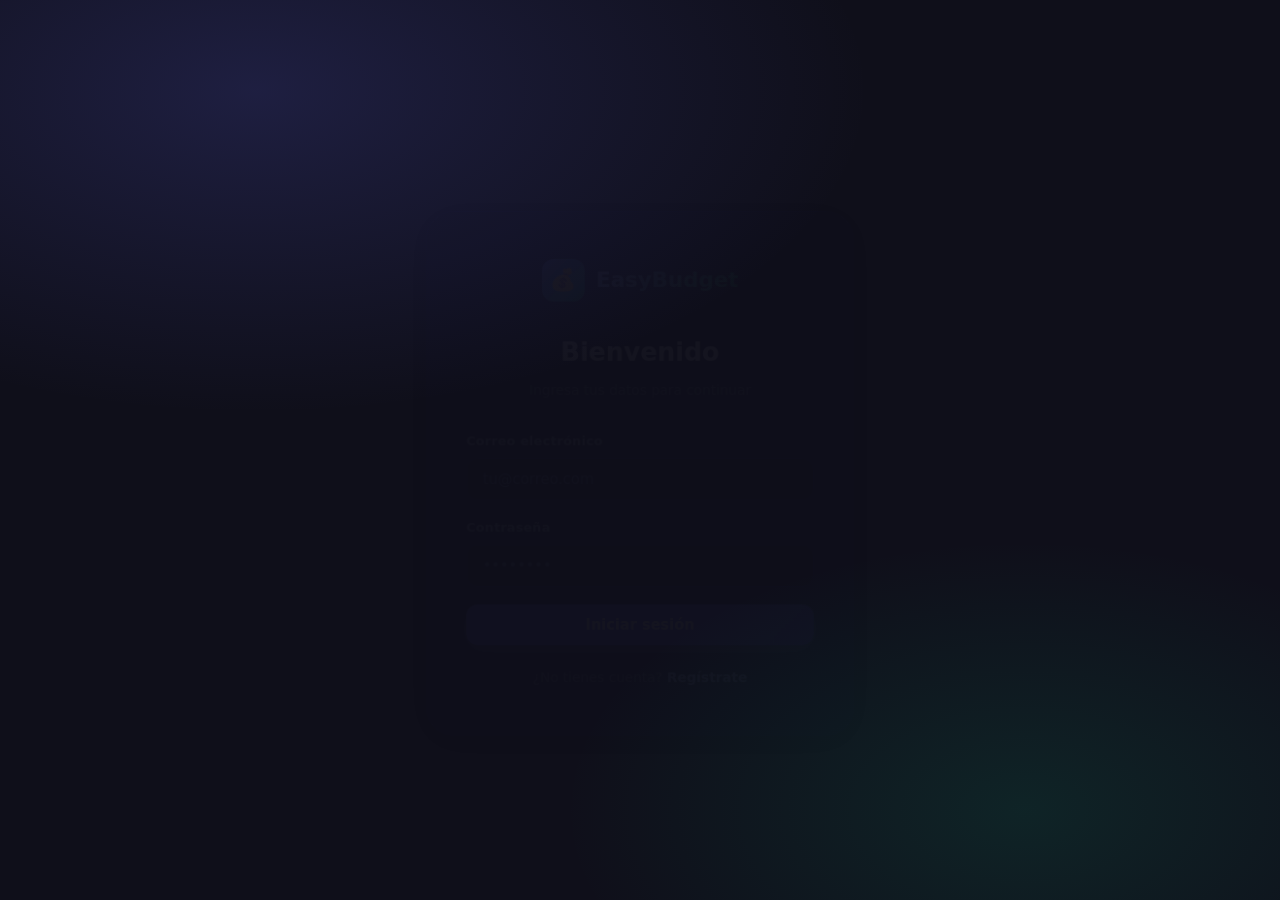
<file: index.html>
<!DOCTYPE html>
<html lang="es">
<head>
    <meta charset="UTF-8">
    <meta http-equiv="refresh" content="0; url=frontend/index.html">
    <title>Redirigiendo...</title>
</head>
<body>
    <p>Si no eres redirigido automáticamente, <a href="frontend/index.html">haz clic aquí</a>.</p>
</body>
</html>
</file>
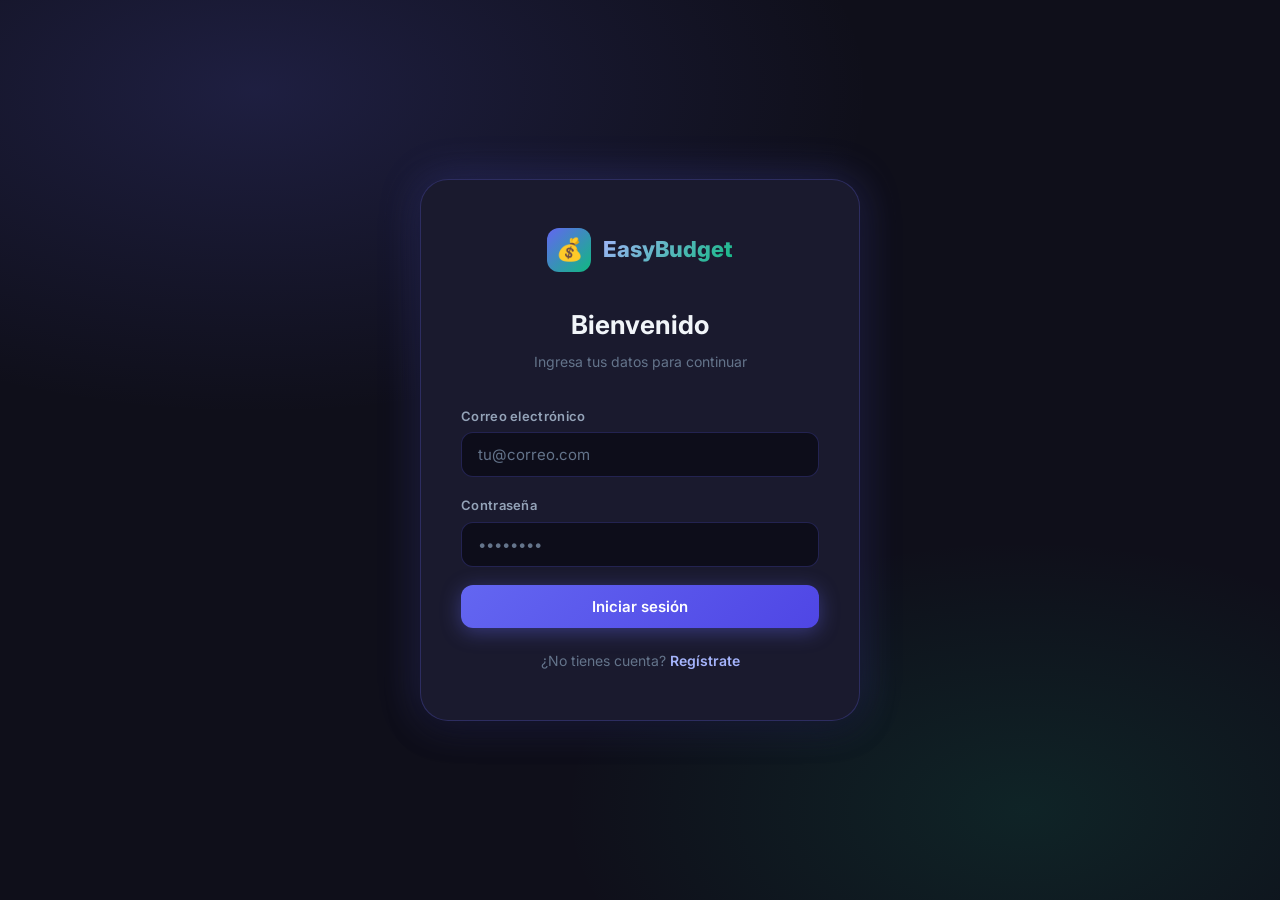
<file: frontend/index.html>
<!DOCTYPE html>
<html lang="es">
<head>
  <meta charset="UTF-8">
  <meta name="viewport" content="width=device-width, initial-scale=1.0">
  <title>EasyBudget — Simulador de Punto de Equilibrio</title>
  <meta name="description" content="EasyBudget: calcula fácilmente el punto de equilibrio de tu negocio.">
  <link rel="stylesheet" href="css/style.css">
</head>
<body class="auth-page">
  <script type="module">
    import { getSession } from './js/auth.js';
    if (getSession()) {
      window.location.href = 'pages/dashboard.html';
    } else {
      window.location.href = 'pages/login.html';
    }
  </script>
  <noscript>
    <p style="text-align:center;color:#fff;margin-top:50px">
      Por favor habilita JavaScript para usar EasyBudget.
      <a href="pages/login.html">Ir al login</a>
    </p>
  </noscript>
</body>
</html>
</file>
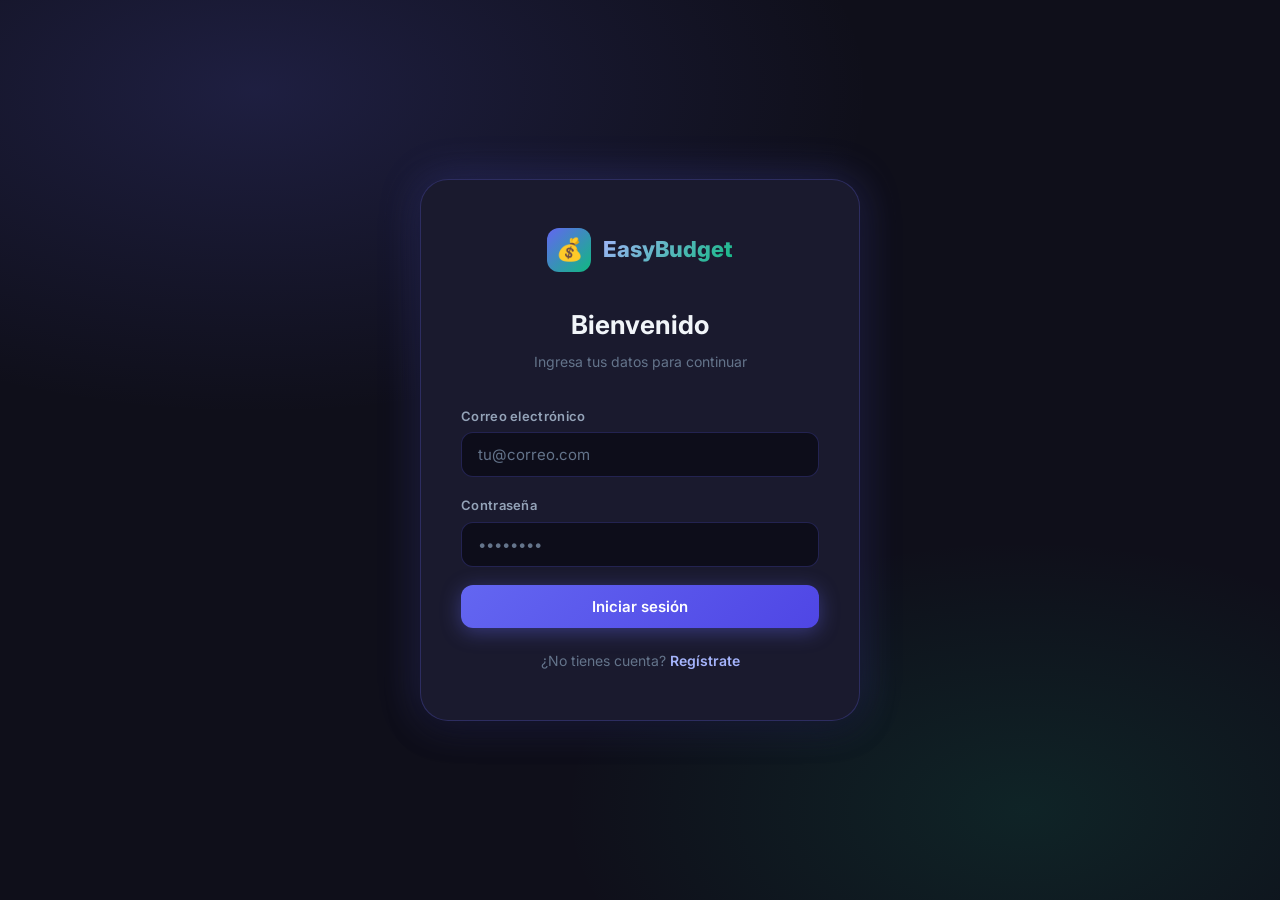
<file: frontend/pages/login.html>
<!DOCTYPE html>
<html lang="es">
<head>
  <meta charset="UTF-8">
  <meta name="viewport" content="width=device-width, initial-scale=1.0">
  <title>Iniciar Sesión — EasyBudget</title>
  <meta name="description" content="Inicia sesión en EasyBudget.">
  <link rel="stylesheet" href="../css/style.css">
</head>
<body class="auth-page">
  <div class="auth-card" role="main">
    <div class="auth-logo">
      <div class="logo-icon">💰</div>
      <span class="logo-text">EasyBudget</span>
    </div>

    <h1 class="auth-title">Bienvenido</h1>
    <p class="auth-subtitle">Ingresa tus datos para continuar</p>

    <div class="alert alert-error" id="alertError" role="alert"></div>

    <form id="loginForm" novalidate>
      <div class="form-group">
        <label class="form-label" for="email">Correo electrónico</label>
        <input class="form-input" type="email" id="email" placeholder="tu@correo.com" autocomplete="email" required>
        <span class="form-error" id="emailError"></span>
      </div>

      <div class="form-group">
        <label class="form-label" for="password">Contraseña</label>
        <input class="form-input" type="password" id="password" placeholder="••••••••" autocomplete="current-password" required>
        <span class="form-error" id="passwordError"></span>
      </div>

      <button class="btn btn-primary" type="submit" id="submitBtn">
        <span id="btnText">Iniciar sesión</span>
      </button>
    </form>

    <div class="auth-switch">
      ¿No tienes cuenta? <a href="register.html">Regístrate</a>
    </div>
  </div>

  <script type="module">
    import { login, getSession } from '../js/auth.js';

    if (getSession()) window.location.href = 'dashboard.html';

    const form = document.getElementById('loginForm');
    const emailEl = document.getElementById('email');
    const passwordEl = document.getElementById('password');
    const alertError = document.getElementById('alertError');
    const btnText = document.getElementById('btnText');

    function showFieldError(inputEl, errorId, msg) {
      inputEl.classList.add('error');
      const err = document.getElementById(errorId);
      err.textContent = msg;
      err.classList.add('visible');
    }
    
    function clearErrors() {
      [emailEl, passwordEl].forEach(el => el.classList.remove('error'));
      document.querySelectorAll('.form-error').forEach(e => e.classList.remove('visible'));
      alertError.classList.remove('visible');
    }

    form.addEventListener('submit', async (e) => {
      e.preventDefault();
      clearErrors();

      const email = emailEl.value.trim();
      const password = passwordEl.value;
      let valid = true;

      if (!email || !/^[^\s@]+@[^\s@]+\.[^\s@]+$/.test(email)) {
        showFieldError(emailEl, 'emailError', 'Ingresa un correo válido.');
        valid = false;
      }
      if (!password || password.length < 6) {
        showFieldError(passwordEl, 'passwordError', 'La contraseña debe tener al menos 6 caracteres.');
        valid = false;
      }
      if (!valid) return;

      btnText.textContent = 'Ingresando…';
      document.getElementById('submitBtn').disabled = true;

      const result = await login(email, password);
      if (result.ok) {
        window.location.href = 'dashboard.html';
      } else {
        alertError.textContent = result.error;
        alertError.classList.add('visible');
        btnText.textContent = 'Iniciar sesión';
        document.getElementById('submitBtn').disabled = false;
      }
    });
  </script>
</body>
</html>
</file>
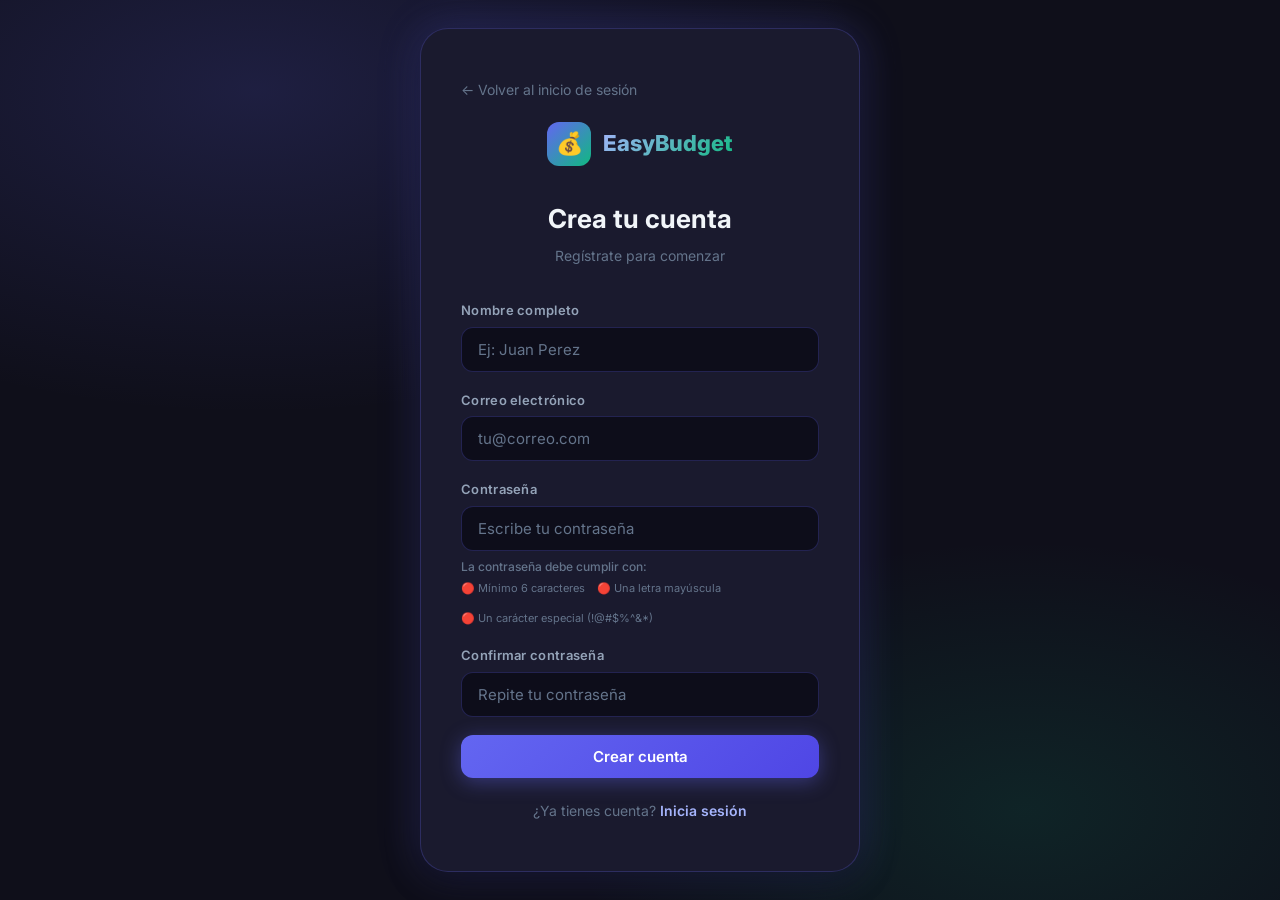
<file: frontend/pages/register.html>
<!DOCTYPE html>
<html lang="es">
<head>
  <meta charset="UTF-8">
  <meta name="viewport" content="width=device-width, initial-scale=1.0">
  <title>Crear Cuenta — EasyBudget</title>
  <meta name="description" content="Crea tu cuenta en EasyBudget.">
  <link rel="stylesheet" href="../css/style.css">
  <style>
    .back-link {
      display: inline-flex;
      align-items: center;
      gap: 6px;
      margin-bottom: 20px;
      color: var(--text-muted);
      text-decoration: none;
      font-size: 14px;
      transition: color var(--transition);
    }
    .back-link:hover {
      color: var(--primary-light);
    }
    
    /* Estilo para los requisitos de contraseña */
    .password-requirements {
      margin-top: 6px;
      font-size: 12px;
      color: var(--text-muted);
    }
    .password-requirements p {
      margin-bottom: 4px;
      font-weight: 500;
    }
    .password-requirements ul {
      list-style: none;
      padding-left: 0;
      display: flex;
      flex-wrap: wrap;
      gap: 12px;
    }
    .password-requirements li {
      display: inline-flex;
      align-items: center;
      gap: 4px;
      font-size: 11px;
    }
    .req-met {
      color: #10b981;
    }
    .req-unmet {
      color: #64748b;
    }
  </style>
</head>
<body class="auth-page">
  <div class="auth-card" role="main">
    <a href="login.html" class="back-link">
      ← Volver al inicio de sesión
    </a>

    <div class="auth-logo">
      <div class="logo-icon">💰</div>
      <span class="logo-text">EasyBudget</span>
    </div>

    <h1 class="auth-title">Crea tu cuenta</h1>
    <p class="auth-subtitle">Regístrate para comenzar</p>

    <div class="alert alert-error" id="alertError" role="alert"></div>

    <form id="registerForm" novalidate>
      <div class="form-group">
        <label class="form-label" for="name">Nombre completo</label>
        <input class="form-input" type="text" id="name" placeholder="Ej: Juan Perez" autocomplete="name" required>
        <span class="form-error" id="nameError"></span>
      </div>

      <div class="form-group">
        <label class="form-label" for="email">Correo electrónico</label>
        <input class="form-input" type="email" id="email" placeholder="tu@correo.com" autocomplete="email" required>
        <span class="form-error" id="emailError"></span>
      </div>

      <div class="form-group">
        <label class="form-label" for="password">Contraseña</label>
        <input class="form-input" type="password" id="password" placeholder="Escribe tu contraseña" autocomplete="new-password" required>
        
        <!-- Requisitos de contraseña visibles -->
        <div class="password-requirements">
          <p>La contraseña debe cumplir con:</p>
          <ul>
            <li id="req-length" class="req-unmet">🔴 Mínimo 6 caracteres</li>
            <li id="req-uppercase" class="req-unmet">🔴 Una letra mayúscula</li>
            <li id="req-special" class="req-unmet">🔴 Un carácter especial (!@#$%^&*)</li>
          </ul>
        </div>
        <span class="form-error" id="passwordError"></span>
      </div>

      <div class="form-group">
        <label class="form-label" for="confirm">Confirmar contraseña</label>
        <input class="form-input" type="password" id="confirm" placeholder="Repite tu contraseña" autocomplete="new-password" required>
        <span class="form-error" id="confirmError"></span>
      </div>

      <button class="btn btn-primary" type="submit" id="submitBtn">
        <span id="btnText">Crear cuenta</span>
      </button>
    </form>

    <div class="auth-switch">
      ¿Ya tienes cuenta? <a href="login.html">Inicia sesión</a>
    </div>
  </div>

  <script type="module">
    import { register, getSession } from '../js/auth.js';

    if (getSession()) window.location.href = 'dashboard.html';

    const form = document.getElementById('registerForm');
    const nameEl = document.getElementById('name');
    const emailEl = document.getElementById('email');
    const passwordEl = document.getElementById('password');
    const confirmEl = document.getElementById('confirm');
    const alertError = document.getElementById('alertError');
    const submitBtn = document.getElementById('submitBtn');
    const btnText = document.getElementById('btnText');

    // Elementos de requisitos
    const reqLength = document.getElementById('req-length');
    const reqUppercase = document.getElementById('req-uppercase');
    const reqSpecial = document.getElementById('req-special');

    // Función para actualizar los requisitos en tiempo real
    function actualizarRequisitos() {
      const password = passwordEl.value;
      
      // Verificar longitud
      if (password.length >= 6) {
        reqLength.innerHTML = '🟢 Mínimo 6 caracteres';
        reqLength.className = 'req-met';
      } else {
        reqLength.innerHTML = '🔴 Mínimo 6 caracteres';
        reqLength.className = 'req-unmet';
      }
      
      // Verificar mayúscula
      if (/[A-Z]/.test(password)) {
        reqUppercase.innerHTML = '🟢 Una letra mayúscula';
        reqUppercase.className = 'req-met';
      } else {
        reqUppercase.innerHTML = '🔴 Una letra mayúscula';
        reqUppercase.className = 'req-unmet';
      }
      
      // Verificar carácter especial
      if (/[!@#$%^&*()_\-+=<>?{}[\]~|]/.test(password)) {
        reqSpecial.innerHTML = '🟢 Un carácter especial (!@#$%^&*)';
        reqSpecial.className = 'req-met';
      } else {
        reqSpecial.innerHTML = '🔴 Un carácter especial (!@#$%^&*)';
        reqSpecial.className = 'req-unmet';
      }
    }

    // Escuchar cambios en el campo de contraseña
    passwordEl.addEventListener('input', actualizarRequisitos);

    function showErr(inputEl, errorId, msg) {
      inputEl.classList.add('error');
      const el = document.getElementById(errorId);
      el.textContent = msg;
      el.classList.add('visible');
    }
    
    function clearErrors() {
      [nameEl, emailEl, passwordEl, confirmEl].forEach(el => el.classList.remove('error'));
      document.querySelectorAll('.form-error').forEach(e => e.classList.remove('visible'));
      alertError.classList.remove('visible');
    }

    form.addEventListener('submit', async (e) => {
      e.preventDefault();
      clearErrors();
      
      const name = nameEl.value.trim();
      const email = emailEl.value.trim();
      const password = passwordEl.value;
      const confirm = confirmEl.value;
      let valid = true;

      // VALIDACIÓN NOMBRE
      const nombreRegex = /^[a-zA-ZáéíóúÁÉÍÓÚñÑ\s]+$/;
      if (!name || name.length < 10) {
        showErr(nameEl, 'nameError', 'El nombre debe tener mínimo 10 caracteres.');
        valid = false;
      } else if (!nombreRegex.test(name)) {
        showErr(nameEl, 'nameError', 'El nombre solo puede contener letras y espacios.');
        valid = false;
      }
      
      // VALIDACIÓN CORREO
      if (!email || !/^[^\s@]+@[^\s@]+\.[^\s@]+$/.test(email)) { 
        showErr(emailEl, 'emailError', 'Ingresa un correo válido.'); 
        valid = false; 
      }
      
      // VALIDACIÓN CONTRASEÑA
      if (!password) {
        showErr(passwordEl, 'passwordError', 'La contraseña es obligatoria.');
        valid = false;
      } else if (password.length < 6) {
        showErr(passwordEl, 'passwordError', 'La contraseña debe tener mínimo 6 caracteres.');
        valid = false;
      } else if (!/[A-Z]/.test(password)) {
        showErr(passwordEl, 'passwordError', 'La contraseña debe contener al menos una letra mayúscula.');
        valid = false;
      } else if (!/[!@#$%^&*()_\-+=<>?{}[\]~|]/.test(password)) {
        showErr(passwordEl, 'passwordError', 'La contraseña debe contener al menos un carácter especial.');
        valid = false;
      }
      
      if (password !== confirm) { 
        showErr(confirmEl, 'confirmError', 'Las contraseñas no coinciden.'); 
        valid = false; 
      }
      
      if (!valid) return;

      btnText.textContent = 'Creando cuenta…';
      submitBtn.disabled = true;

      const result = await register(name, email, password);
      if (result.ok) {
        window.location.href = 'dashboard.html';
      } else {
        alertError.textContent = result.error;
        alertError.classList.add('visible');
        btnText.textContent = 'Crear cuenta';
        submitBtn.disabled = false;
      }
    });
  </script>
</body>
</html>
</file>
<file: frontend/css/style.css>
/* ─────────────────────────────────────────────
   EasyBudget — Global Design System
   ───────────────────────────────────────────── */
@import url('https://fonts.googleapis.com/css2?family=Inter:wght@300;400;500;600;700;800&display=swap');

:root {
  --primary:        #6366f1;
  --primary-dark:   #4f46e5;
  --primary-light:  #a5b4fc;
  --accent:         #10b981;
  --accent-dark:    #059669;
  --danger:         #ef4444;
  --warning:        #f59e0b;
  --info:           #3b82f6;

  --bg-base:        #0f0f1a;
  --bg-card:        #1a1a2e;
  --bg-card2:       #16213e;
  --bg-input:       #0d0d1a;
  --border:         rgba(99,102,241,.25);
  --border-light:   rgba(255,255,255,.07);

  --text-primary:   #f1f5f9;
  --text-secondary: #94a3b8;
  --text-muted:     #64748b;

  --radius-sm:  6px;
  --radius-md:  12px;
  --radius-lg:  20px;
  --radius-xl:  28px;

  --shadow-glow: 0 0 40px rgba(99,102,241,.3);
  --shadow-card: 0 8px 32px rgba(0,0,0,.4);
  --shadow-btn:  0 4px 20px rgba(99,102,241,.4);

  --transition: .2s cubic-bezier(.4,0,.2,1);
}

*, *::before, *::after { box-sizing: border-box; margin: 0; padding: 0; }

html { scroll-behavior: smooth; }

body {
  font-family: 'Inter', system-ui, sans-serif;
  background: var(--bg-base);
  color: var(--text-primary);
  min-height: 100vh;
  line-height: 1.6;
  -webkit-font-smoothing: antialiased;
}

/* ── Scrollbar ── */
::-webkit-scrollbar { width: 6px; }
::-webkit-scrollbar-track { background: var(--bg-base); }
::-webkit-scrollbar-thumb { background: var(--border); border-radius: 99px; }

/* ── Auth Layout ── */
.auth-page {
  min-height: 100vh;
  display: grid;
  place-items: center;
  background:
    radial-gradient(ellipse 80% 60% at 20% 10%, rgba(99,102,241,.18) 0%, transparent 60%),
    radial-gradient(ellipse 60% 50% at 80% 90%, rgba(16,185,129,.12) 0%, transparent 60%),
    var(--bg-base);
  padding: 24px;
}

.auth-card {
  background: var(--bg-card);
  border: 1px solid var(--border);
  border-radius: var(--radius-xl);
  padding: 48px 40px;
  width: 100%;
  max-width: 440px;
  box-shadow: var(--shadow-card), var(--shadow-glow);
  animation: cardIn .4s ease both;
}

@keyframes cardIn {
  from { opacity:0; transform: translateY(24px) scale(.97); }
  to   { opacity:1; transform: translateY(0)    scale(1); }
}

.auth-logo {
  display: flex;
  align-items: center;
  gap: 12px;
  margin-bottom: 32px;
  justify-content: center;
}
.auth-logo .logo-icon {
  width: 44px; height: 44px;
  background: linear-gradient(135deg, var(--primary), var(--accent));
  border-radius: var(--radius-md);
  display: grid;
  place-items: center;
  font-size: 22px;
}
.auth-logo .logo-text {
  font-size: 22px;
  font-weight: 800;
  background: linear-gradient(135deg, var(--primary-light), var(--accent));
  -webkit-background-clip: text;
  -webkit-text-fill-color: transparent;
  background-clip: text;
}

.auth-title {
  font-size: 26px;
  font-weight: 700;
  text-align: center;
  margin-bottom: 6px;
}
.auth-subtitle {
  color: var(--text-muted);
  text-align: center;
  font-size: 14px;
  margin-bottom: 32px;
}

/* ── Form Elements ── */
.form-group { margin-bottom: 18px; }

.form-label {
  display: block;
  font-size: 13px;
  font-weight: 600;
  color: var(--text-secondary);
  margin-bottom: 6px;
  letter-spacing: .3px;
}

.form-input {
  width: 100%;
  background: var(--bg-input);
  border: 1.5px solid var(--border);
  border-radius: var(--radius-md);
  padding: 12px 16px;
  font-size: 15px;
  font-family: inherit;
  color: var(--text-primary);
  transition: border-color var(--transition), box-shadow var(--transition);
  outline: none;
}
.form-input::placeholder { color: var(--text-muted); }
.form-input:focus {
  border-color: var(--primary);
  box-shadow: 0 0 0 3px rgba(99,102,241,.15);
}
.form-input.error { border-color: var(--danger); }

.form-error {
  color: var(--danger);
  font-size: 12px;
  margin-top: 5px;
  display: none;
  animation: fadeIn .2s ease;
}
.form-error.visible { display: block; }

/* ── Buttons ── */
.btn {
  display: inline-flex;
  align-items: center;
  justify-content: center;
  gap: 8px;
  padding: 12px 24px;
  border: none;
  border-radius: var(--radius-md);
  font-size: 15px;
  font-weight: 600;
  font-family: inherit;
  cursor: pointer;
  transition: all var(--transition);
  text-decoration: none;
}

.btn-primary {
  background: linear-gradient(135deg, var(--primary), var(--primary-dark));
  color: #fff;
  width: 100%;
  box-shadow: var(--shadow-btn);
}
.btn-primary:hover {
  transform: translateY(-2px);
  box-shadow: 0 6px 28px rgba(99,102,241,.5);
}
.btn-primary:active { transform: translateY(0); }

.btn-secondary {
  background: rgba(99,102,241,.12);
  color: var(--primary-light);
  border: 1px solid var(--border);
}
.btn-secondary:hover { background: rgba(99,102,241,.2); }

.btn-danger {
  background: rgba(239,68,68,.12);
  color: #fca5a5;
  border: 1px solid rgba(239,68,68,.25);
}
.btn-danger:hover { background: rgba(239,68,68,.22); }

.btn-accent {
  background: linear-gradient(135deg, var(--accent), var(--accent-dark));
  color: #fff;
  box-shadow: 0 4px 16px rgba(16,185,129,.35);
}
.btn-accent:hover { transform: translateY(-2px); box-shadow: 0 6px 24px rgba(16,185,129,.5); }

.btn-sm { padding: 7px 14px; font-size: 13px; }

/* ── Auth link ── */
.auth-switch {
  text-align: center;
  margin-top: 22px;
  font-size: 14px;
  color: var(--text-muted);
}
.auth-switch a {
  color: var(--primary-light);
  text-decoration: none;
  font-weight: 600;
}
.auth-switch a:hover { text-decoration: underline; }

/* ── Alert Banner ── */
.alert {
  padding: 12px 16px;
  border-radius: var(--radius-md);
  font-size: 14px;
  margin-bottom: 18px;
  display: none;
  animation: fadeIn .25s ease;
}
.alert.visible { display: block; }
.alert-error   { background: rgba(239,68,68,.12); border: 1px solid rgba(239,68,68,.3); color: #fca5a5; }
.alert-success { background: rgba(16,185,129,.12); border: 1px solid rgba(16,185,129,.3); color: #6ee7b7; }

@keyframes fadeIn {
  from { opacity:0; transform:translateY(-6px); }
  to   { opacity:1; transform:translateY(0); }
}

/* ── Divider ── */
.divider {
  display: flex;
  align-items: center;
  gap: 12px;
  margin: 20px 0;
  color: var(--text-muted);
  font-size: 13px;
}
.divider::before,.divider::after {
  content:'';
  flex:1;
  height:1px;
  background: var(--border);
}

/* ── Utility ── */
.hidden { display: none !important; }
.text-center { text-align: center; }
.mt-1 { margin-top: 8px; }
.mt-2 { margin-top: 16px; }
.mt-3 { margin-top: 24px; }
</file>
